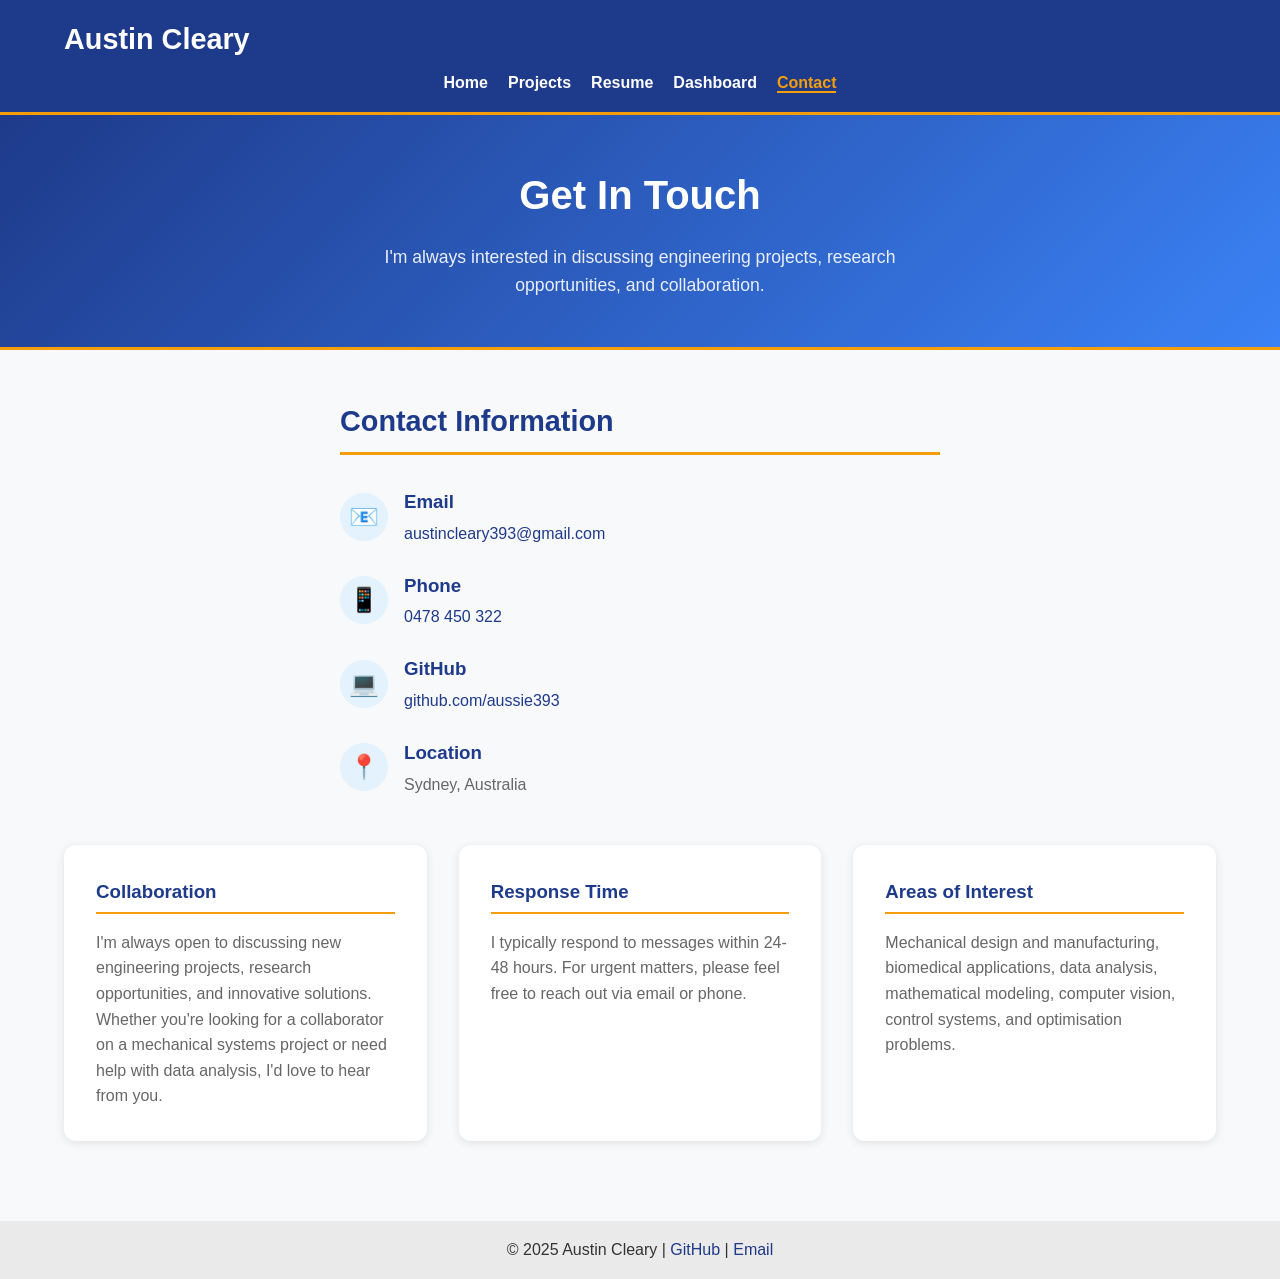
<file: contact.html>
<!DOCTYPE html>
<html lang="en">
<head>
  <meta charset="UTF-8">
  <meta name="viewport" content="width=device-width, initial-scale=1.0">
  <title>Contact | Austin Cleary</title>
  <link rel="stylesheet" href="assets/css/style.css">
</head>
<body>
  <!-- Header & Navigation -->
  <header>
    <div class="container">
      <h1 class="logo">Austin Cleary</h1>
      <nav>
        <ul class="nav-links">
          <li><a href="index.html">Home</a></li>
          <li><a href="projects.html">Projects</a></li>
          <li><a href="resume.html">Resume</a></li>
          <li><a href="dashboard.html">Dashboard</a></li>
          <li><a href="contact.html" class="active">Contact</a></li>
        </ul>
      </nav>
    </div>
  </header>

  <!-- Main Content -->
  <main>
    <section class="page-header">
      <div class="container">
        <h1>Get In Touch</h1>
        <p>I'm always interested in discussing engineering projects, research opportunities, and collaboration.</p>
      </div>
    </section>

    <section class="contact-content">
      <div class="container">
        <div class="contact-grid">
          <!-- Contact Information -->
          <div class="contact-info-section">
            <h2>Contact Information</h2>
            <div class="contact-details">
              <div class="contact-item">
                <div class="contact-icon">📧</div>
                <div class="contact-text">
                  <h3>Email</h3>
                  <p><a href="mailto:austincleary393@gmail.com">austincleary393@gmail.com</a></p>
                </div>
              </div>
              
              <div class="contact-item">
                <div class="contact-icon">📱</div>
                <div class="contact-text">
                  <h3>Phone</h3>
                  <p><a href="tel:0478450322">0478 450 322</a></p>
                </div>
              </div>
              
              <div class="contact-item">
                <div class="contact-icon">💻</div>
                <div class="contact-text">
                  <h3>GitHub</h3>
                  <p><a href="https://github.com/aussie393" target="_blank">github.com/aussie393</a></p>
                </div>
              </div>
              
              <div class="contact-item">
                <div class="contact-icon">📍</div>
                <div class="contact-text">
                  <h3>Location</h3>
                  <p>Sydney, Australia</p>
                </div>
              </div>
            </div>
          </div>

        </div>

        <!-- Additional Information -->
        <div class="additional-info">
          <div class="info-card">
            <h3>Collaboration</h3>
            <p>I'm always open to discussing new engineering projects, research opportunities, and innovative solutions. Whether you're looking for a collaborator on a mechanical systems project or need help with data analysis, I'd love to hear from you.</p>
          </div>
          
          <div class="info-card">
            <h3>Response Time</h3>
            <p>I typically respond to messages within 24-48 hours. For urgent matters, please feel free to reach out via email or phone.</p>
          </div>
          
          <div class="info-card">
            <h3>Areas of Interest</h3>
            <p>Mechanical design and manufacturing, biomedical applications, data analysis, mathematical modeling, computer vision, control systems, and optimisation problems.</p>
          </div>
        </div>
      </div>
    </section>
  </main>

  <!-- Footer -->
  <footer>
    <p>© 2025 Austin Cleary | 
      <a href="https://github.com/aussie393" target="_blank">GitHub</a> | 
      <a href="mailto:austincleary393@gmail.com">Email</a>
    </p>
  </footer>
</body>
</html>
</file>
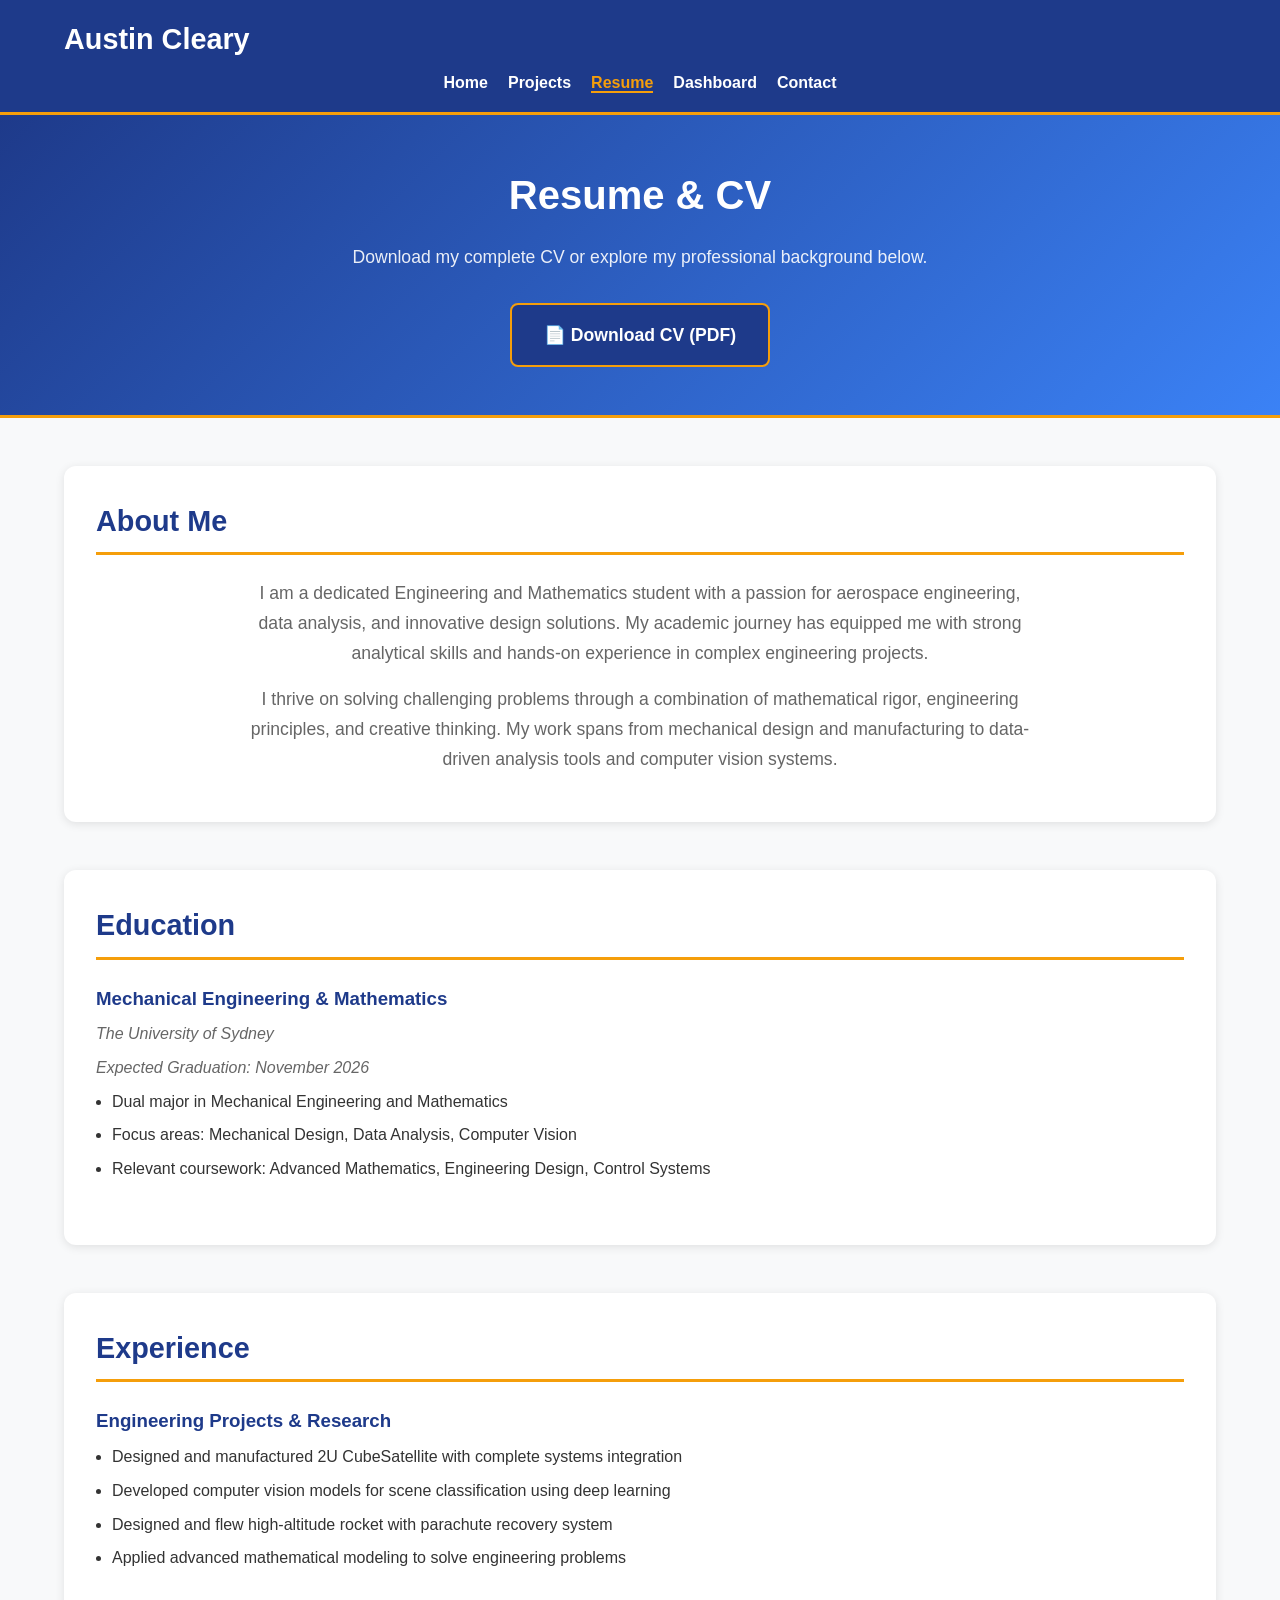
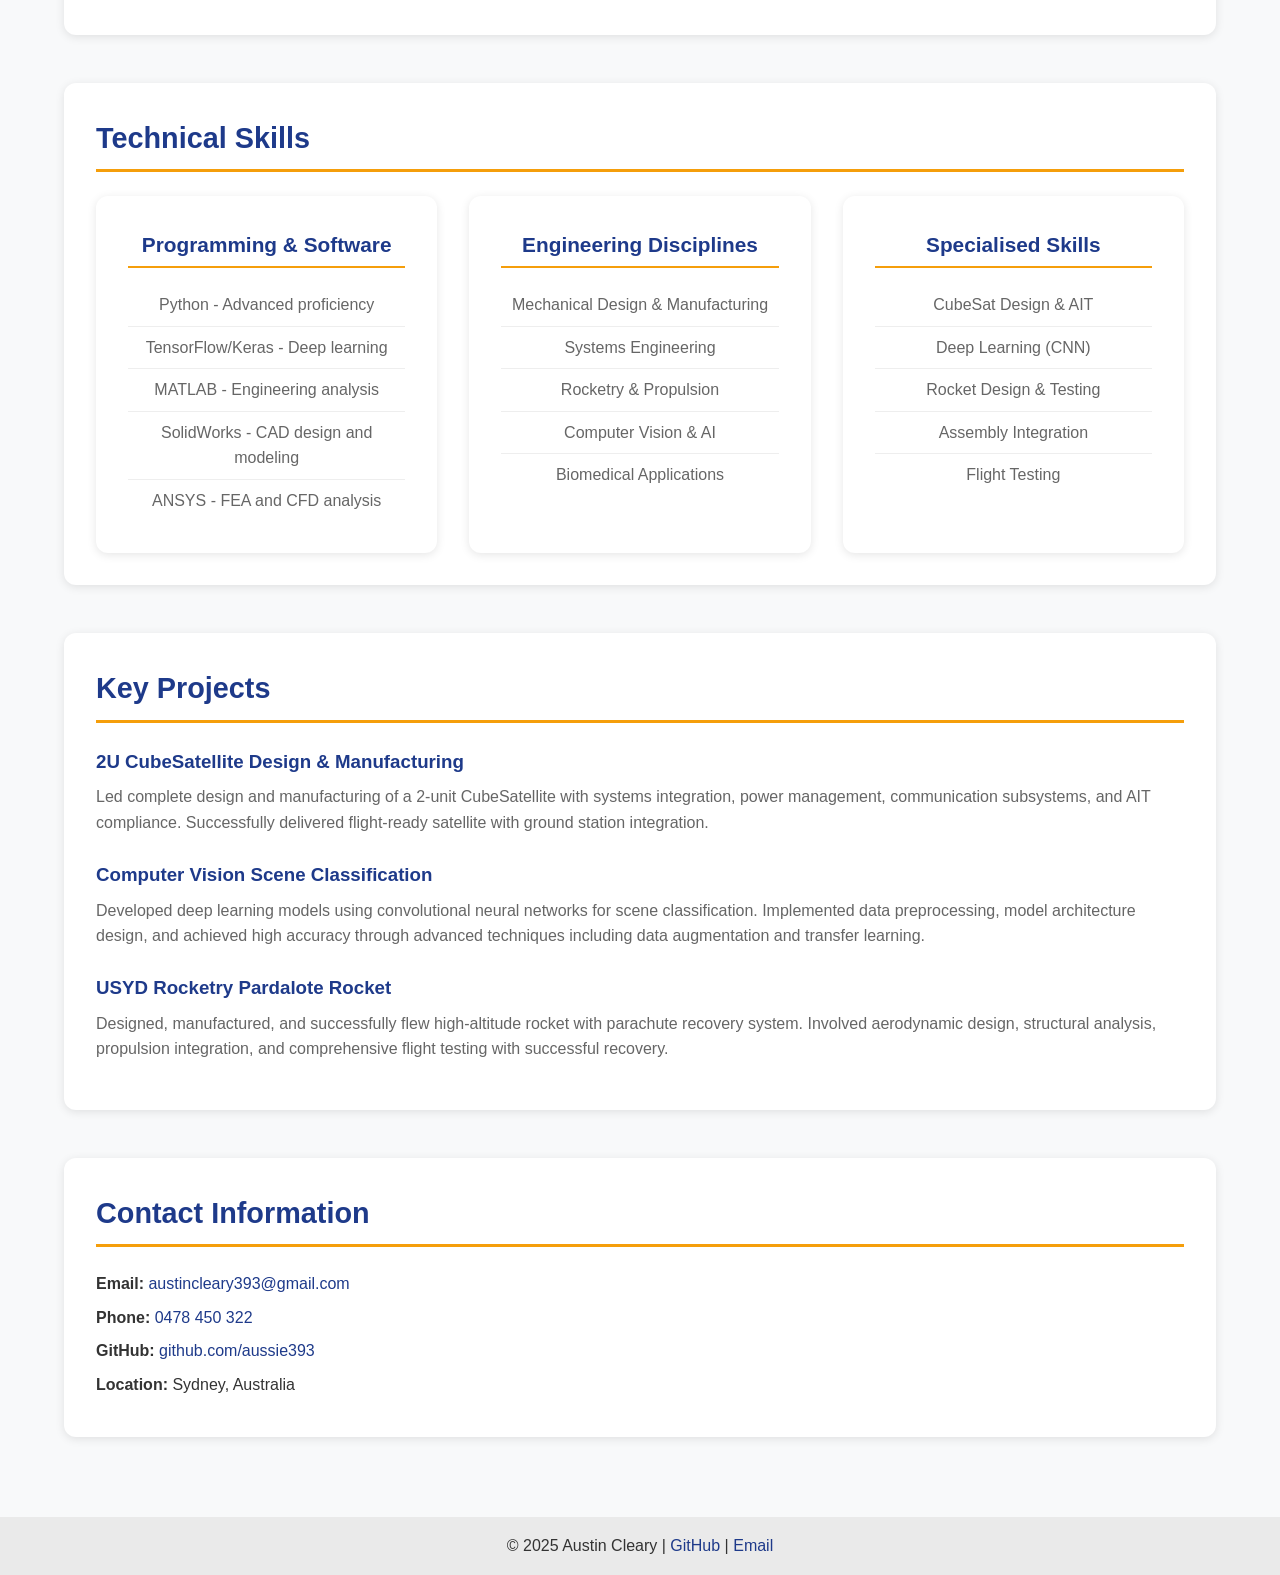
<file: resume.html>
<!DOCTYPE html>
<html lang="en">
<head>
  <meta charset="UTF-8">
  <meta name="viewport" content="width=device-width, initial-scale=1.0">
  <title>Resume | Austin Cleary</title>
  <link rel="stylesheet" href="assets/css/style.css">
</head>
<body>
  <!-- Header & Navigation -->
  <header>
    <div class="container">
      <h1 class="logo">Austin Cleary</h1>
      <nav>
        <ul class="nav-links">
          <li><a href="index.html">Home</a></li>
          <li><a href="projects.html">Projects</a></li>
          <li><a href="resume.html" class="active">Resume</a></li>
          <li><a href="dashboard.html">Dashboard</a></li>
          <li><a href="contact.html">Contact</a></li>
        </ul>
      </nav>
    </div>
  </header>

  <!-- Main Content -->
  <main>
    <section class="page-header">
      <div class="container">
        <h1>Resume & CV</h1>
        <p>Download my complete CV or explore my professional background below.</p>
        <div class="cv-download">
          <a href="AUSTIN CLEARY M CV.pdf" class="btn btn-large" download>
            <span>📄</span> Download CV (PDF)
          </a>
        </div>
      </div>
    </section>

    <section class="resume-content">
      <div class="container">
        <div class="resume-grid">
          <!-- About Section -->
          <div class="resume-section">
            <h2>About Me</h2>
            <div class="about-content">
              <p>
                I am a dedicated Engineering and Mathematics student with a passion for 
                aerospace engineering, data analysis, and innovative design solutions. My academic 
                journey has equipped me with strong analytical skills and hands-on experience in 
                complex engineering projects.
              </p>
              <p>
                I thrive on solving challenging problems through a combination of mathematical rigor, 
                engineering principles, and creative thinking. My work spans from mechanical design and 
                manufacturing to data-driven analysis tools and computer vision systems.
              </p>
            </div>
          </div>

          <!-- Education Section -->
          <div class="resume-section">
            <h2>Education</h2>
            <div class="education-item">
              <h3>Mechanical Engineering & Mathematics</h3>
              <p class="institution">The University of Sydney</p>
              <p class="duration">Expected Graduation: November 2026</p>
              <ul class="education-details">
                <li>Dual major in Mechanical Engineering and Mathematics</li>
                <li>Focus areas: Mechanical Design, Data Analysis, Computer Vision</li>
                <li>Relevant coursework: Advanced Mathematics, Engineering Design, Control Systems</li>
              </ul>
            </div>
          </div>

          <!-- Experience Section -->
          <div class="resume-section">
            <h2>Experience</h2>
            <div class="experience-item">
              <h3>Engineering Projects & Research</h3>
              <ul>
                <li>Designed and manufactured 2U CubeSatellite with complete systems integration</li>
                <li>Developed computer vision models for scene classification using deep learning</li>
                <li>Designed and flew high-altitude rocket with parachute recovery system</li>
                <li>Applied advanced mathematical modeling to solve engineering problems</li>
              </ul>
            </div>
          </div>

          <!-- Skills Section -->
          <div class="resume-section">
            <h2>Technical Skills</h2>
            <div class="skills-grid">
              <div class="skill-category">
                <h3>Programming & Software</h3>
                <ul>
                  <li>Python - Advanced proficiency</li>
                  <li>TensorFlow/Keras - Deep learning</li>
                  <li>MATLAB - Engineering analysis</li>
                  <li>SolidWorks - CAD design and modeling</li>
                  <li>ANSYS - FEA and CFD analysis</li>
                </ul>
              </div>
              <div class="skill-category">
                <h3>Engineering Disciplines</h3>
                <ul>
                  <li>Mechanical Design & Manufacturing</li>
                  <li>Systems Engineering</li>
                  <li>Rocketry & Propulsion</li>
                  <li>Computer Vision & AI</li>
                  <li>Biomedical Applications</li>
                </ul>
              </div>
              <div class="skill-category">
                <h3>Specialised Skills</h3>
                <ul>
                  <li>CubeSat Design & AIT</li>
                  <li>Deep Learning (CNN)</li>
                  <li>Rocket Design & Testing</li>
                  <li>Assembly Integration</li>
                  <li>Flight Testing</li>
                </ul>
              </div>
            </div>
          </div>

          <!-- Projects Summary -->
          <div class="resume-section">
            <h2>Key Projects</h2>
            <div class="project-summary">
              <h3>2U CubeSatellite Design & Manufacturing</h3>
              <p>Led complete design and manufacturing of a 2-unit CubeSatellite with systems integration, power management, communication subsystems, and AIT compliance. Successfully delivered flight-ready satellite with ground station integration.</p>
              
              <h3>Computer Vision Scene Classification</h3>
              <p>Developed deep learning models using convolutional neural networks for scene classification. Implemented data preprocessing, model architecture design, and achieved high accuracy through advanced techniques including data augmentation and transfer learning.</p>
              
              <h3>USYD Rocketry Pardalote Rocket</h3>
              <p>Designed, manufactured, and successfully flew high-altitude rocket with parachute recovery system. Involved aerodynamic design, structural analysis, propulsion integration, and comprehensive flight testing with successful recovery.</p>
            </div>
          </div>

          <!-- Contact Information -->
          <div class="resume-section">
            <h2>Contact Information</h2>
            <div class="contact-info">
              <p><strong>Email:</strong> <a href="mailto:austincleary393@gmail.com">austincleary393@gmail.com</a></p>
              <p><strong>Phone:</strong> <a href="tel:0478450322">0478 450 322</a></p>
              <p><strong>GitHub:</strong> <a href="https://github.com/aussie393" target="_blank">github.com/aussie393</a></p>
              <p><strong>Location:</strong> Sydney, Australia</p>
            </div>
          </div>
        </div>
      </div>
    </section>
  </main>

  <!-- Footer -->
  <footer>
    <p>© 2025 Austin Cleary | 
      <a href="https://github.com/aussie393" target="_blank">GitHub</a> | 
      <a href="mailto:austincleary393@gmail.com">Email</a>
    </p>
  </footer>
</body>
</html>
</file>
<file: assets/css/style.css>
/* General Reset */
* {
  margin: 0;
  padding: 0;
  box-sizing: border-box;
}

/* Body styling */
body {
  font-family: 'Segoe UI', Tahoma, Geneva, Verdana, sans-serif;
  background: #f8f9fa;
  color: #333;
  line-height: 1.6;
}

/* Container for consistent padding */
.container {
  width: 90%;
  max-width: 1200px;
  margin: auto;
}

/* Header */
header {
  background: #1E3A8A;
  color: white;
  padding: 1rem 0;
  border-bottom: 3px solid #F59E0B;
}

header .logo {
  margin: 0;
  font-size: 1.8rem;
  font-weight: bold;
}

nav {
  margin-top: 0.5rem;
}

.nav-links {
  list-style: none;
  display: flex;
  justify-content: center;
  gap: 20px;
}

.nav-links a {
  color: white;
  text-decoration: none;
  font-weight: bold;
  transition: color 0.3s ease;
}

.nav-links a:hover {
  color: #F59E0B; /* amber highlight */
}

/* Intro section */
.intro {
  text-align: center;
  padding: 3rem 1rem;
}

.intro h2 {
  font-size: 2rem;
  margin-bottom: 1rem;
}

/* Featured Projects */
.featured-projects {
  padding: 2rem 1rem;
  text-align: center;
}

.project-card {
  background: white;
  padding: 1.5rem;
  margin: 1rem auto;
  border-radius: 8px;
  box-shadow: 0 2px 5px rgba(0,0,0,0.1);
  max-width: 600px;
}

.project-card img {
  max-width: 100%;
  border-radius: 8px;
  margin-bottom: 1rem;
}

.project-card h3 {
  margin-bottom: 0.5rem;
}


/* Footer */
footer {
  text-align: center;
  padding: 1rem;
  margin-top: 2rem;
  background: #eaeaea;
}

footer a {
  color: #1E3A8A;
  text-decoration: none;
}

footer a:hover {
  text-decoration: underline;
}

/* Hero Section */
.hero {
  background: linear-gradient(135deg, #1E3A8A 0%, #3B82F6 100%);
  color: white;
  padding: 4rem 0;
  text-align: center;
  border-bottom: 3px solid #F59E0B;
}

.hero-content h1 {
  font-size: 3rem;
  margin-bottom: 1.5rem;
  font-weight: 700;
}

.hero-subtitle {
  font-size: 1.2rem;
  margin-bottom: 2rem;
  max-width: 800px;
  margin-left: auto;
  margin-right: auto;
  opacity: 0.95;
}

.hero-actions {
  display: flex;
  gap: 1rem;
  justify-content: center;
  flex-wrap: wrap;
}

/* About Preview */
.about-preview {
  padding: 4rem 0;
  background: white;
}

.about-content {
  max-width: 800px;
  margin: 0 auto;
  text-align: center;
}

.about-content h2 {
  font-size: 2.5rem;
  margin-bottom: 2rem;
  color: #1E3A8A;
  border-bottom: 3px solid #F59E0B;
  padding-bottom: 0.5rem;
}

.about-content p {
  font-size: 1.1rem;
  margin-bottom: 1.5rem;
  color: #666;
}

/* Enhanced Project Cards */
.projects-grid {
  display: grid;
  grid-template-columns: repeat(auto-fit, minmax(350px, 1fr));
  gap: 2rem;
  margin: 2rem 0;
}

.project-card {
  background: white;
  border-radius: 12px;
  box-shadow: 0 4px 20px rgba(0,0,0,0.1);
  overflow: hidden;
  transition: transform 0.3s ease, box-shadow 0.3s ease;
}

.project-card:hover {
  transform: translateY(-5px);
  box-shadow: 0 8px 30px rgba(0,0,0,0.15);
}

.project-image {
  position: relative;
  height: 200px;
  background: #f0f0f0;
  display: flex;
  align-items: center;
  justify-content: center;
  overflow: hidden;
}

.project-image img {
  width: 100%;
  height: 100%;
  object-fit: cover;
}

.project-overlay {
  position: absolute;
  top: 1rem;
  right: 1rem;
}

.project-category {
  background: #1E3A8A;
  color: white;
  padding: 0.5rem 1rem;
  border-radius: 20px;
  font-size: 0.9rem;
  font-weight: 600;
  border: 2px solid #F59E0B;
}

.project-content {
  padding: 1.5rem;
}

.project-content h3 {
  font-size: 1.4rem;
  margin-bottom: 1rem;
  color: #1E3A8A;
}

.project-content p {
  color: #666;
  margin-bottom: 1rem;
}

.project-tech {
  display: flex;
  flex-wrap: wrap;
  gap: 0.5rem;
  margin-bottom: 1rem;
}

.tech-tag {
  background: #FEF3C7;
  color: #1E3A8A;
  padding: 0.3rem 0.8rem;
  border-radius: 15px;
  font-size: 0.85rem;
  font-weight: 500;
  border: 1px solid #F59E0B;
}

.projects-cta {
  text-align: center;
  margin-top: 3rem;
}

/* Skills Preview */
.skills-preview {
  padding: 4rem 0;
  background: #f8f9fa;
}

.skills-preview h2 {
  text-align: center;
  font-size: 2.5rem;
  margin-bottom: 3rem;
  color: #1E3A8A;
  border-bottom: 3px solid #F59E0B;
  padding-bottom: 0.5rem;
}

.skills-grid {
  display: grid;
  grid-template-columns: repeat(auto-fit, minmax(250px, 1fr));
  gap: 2rem;
}

.skill-category {
  background: white;
  padding: 2rem;
  border-radius: 12px;
  box-shadow: 0 2px 10px rgba(0,0,0,0.1);
  text-align: center;
}

.skill-category h3 {
  color: #1E3A8A;
  margin-bottom: 1rem;
  font-size: 1.3rem;
  border-bottom: 2px solid #F59E0B;
  padding-bottom: 0.3rem;
}

.skill-category ul {
  list-style: none;
}

.skill-category li {
  padding: 0.5rem 0;
  color: #666;
  border-bottom: 1px solid #eee;
}

.skill-category li:last-child {
  border-bottom: none;
}

/* Page Headers */
.page-header {
  background: linear-gradient(135deg, #1E3A8A 0%, #3B82F6 100%);
  color: white;
  padding: 3rem 0;
  text-align: center;
  border-bottom: 3px solid #F59E0B;
}

.page-header h1 {
  font-size: 2.5rem;
  margin-bottom: 1rem;
}

.page-header p {
  font-size: 1.1rem;
  opacity: 0.9;
  max-width: 600px;
  margin: 0 auto;
}

.cv-download {
  margin-top: 2rem;
}

/* Resume Content */
.resume-content {
  padding: 3rem 0;
}

.resume-grid {
  display: grid;
  gap: 3rem;
}

.resume-section {
  background: white;
  padding: 2rem;
  border-radius: 12px;
  box-shadow: 0 2px 10px rgba(0,0,0,0.1);
}

.resume-section h2 {
  color: #1E3A8A;
  margin-bottom: 1.5rem;
  font-size: 1.8rem;
  border-bottom: 3px solid #F59E0B;
  padding-bottom: 0.5rem;
}

.about-content p {
  margin-bottom: 1rem;
  line-height: 1.7;
}

.education-item, .experience-item {
  margin-bottom: 2rem;
}

.education-item h3, .experience-item h3 {
  color: #1E3A8A;
  margin-bottom: 0.5rem;
}

.institution, .duration {
  color: #666;
  font-style: italic;
  margin-bottom: 0.5rem;
}

.education-details, .experience-item ul {
  margin-left: 1rem;
}

.education-details li, .experience-item li {
  margin-bottom: 0.5rem;
}

.project-summary h3 {
  color: #1E3A8A;
  margin: 1.5rem 0 0.5rem 0;
}

.project-summary p {
  margin-bottom: 1rem;
  color: #666;
}

.contact-info p {
  margin-bottom: 0.5rem;
}

.contact-info a {
  color: #1E3A8A;
  text-decoration: none;
}

.contact-info a:hover {
  text-decoration: underline;
}

/* Contact Page */
.contact-content {
  padding: 3rem 0;
}

.contact-grid {
  display: grid;
  grid-template-columns: 1fr;
  gap: 3rem;
  margin-bottom: 3rem;
  max-width: 600px;
  margin-left: auto;
  margin-right: auto;
}

.contact-info-section h2, .contact-form-section h2 {
  color: #1E3A8A;
  margin-bottom: 2rem;
  font-size: 1.8rem;
  border-bottom: 3px solid #F59E0B;
  padding-bottom: 0.5rem;
}

.contact-details {
  display: flex;
  flex-direction: column;
  gap: 1.5rem;
}

.contact-item {
  display: flex;
  align-items: center;
  gap: 1rem;
}

.contact-icon {
  font-size: 1.5rem;
  width: 3rem;
  height: 3rem;
  background: #e3f2fd;
  border-radius: 50%;
  display: flex;
  align-items: center;
  justify-content: center;
}

.contact-text h3 {
  color: #1E3A8A;
  margin-bottom: 0.25rem;
}

.contact-text p {
  color: #666;
  margin: 0;
}

.contact-text a {
  color: #1E3A8A;
  text-decoration: none;
}

.contact-text a:hover {
  text-decoration: underline;
}

/* Contact Form */
.contact-form {
  background: white;
  padding: 2rem;
  border-radius: 12px;
  box-shadow: 0 2px 10px rgba(0,0,0,0.1);
}

.form-group {
  margin-bottom: 1.5rem;
}

.form-group label {
  display: block;
  margin-bottom: 0.5rem;
  color: #1E3A8A;
  font-weight: 600;
}

.form-group input,
.form-group textarea {
  width: 100%;
  padding: 0.75rem;
  border: 2px solid #e0e0e0;
  border-radius: 8px;
  font-size: 1rem;
  transition: border-color 0.3s ease;
}

.form-group input:focus,
.form-group textarea:focus {
  outline: none;
  border-color: #F59E0B;
  box-shadow: 0 0 0 3px rgba(245, 158, 11, 0.1);
}

.form-group textarea {
  resize: vertical;
  min-height: 120px;
}

/* Additional Info */
.additional-info {
  display: grid;
  grid-template-columns: repeat(auto-fit, minmax(300px, 1fr));
  gap: 2rem;
}

.info-card {
  background: white;
  padding: 2rem;
  border-radius: 12px;
  box-shadow: 0 2px 10px rgba(0,0,0,0.1);
}

.info-card h3 {
  color: #1E3A8A;
  margin-bottom: 1rem;
  border-bottom: 2px solid #F59E0B;
  padding-bottom: 0.3rem;
}

.info-card p {
  color: #666;
  line-height: 1.6;
}

/* Projects Page */
.projects-grid .project-card-large {
  background: white;
  border-radius: 12px;
  box-shadow: 0 4px 20px rgba(0,0,0,0.1);
  overflow: hidden;
  margin-bottom: 3rem;
  display: grid;
  grid-template-columns: 1fr 1fr;
  gap: 0;
}

.project-card-large .project-image {
  height: 300px;
}

.project-card-large .project-content {
  padding: 2rem;
  display: flex;
  flex-direction: column;
  justify-content: center;
}

.project-details {
  margin-top: auto;
}

.project-links {
  display: flex;
  gap: 1rem;
  margin-top: 1rem;
  opacity: 1;
  visibility: visible;
}

.skills-section {
  background: #f8f9fa;
  padding: 3rem 0;
}

.skills-section h2 {
  text-align: center;
  font-size: 2.5rem;
  margin-bottom: 3rem;
  color: #1E3A8A;
  border-bottom: 3px solid #F59E0B;
  padding-bottom: 0.5rem;
}

/* Button Styles */
.btn {
  display: inline-block;
  padding: 0.75rem 1.5rem;
  background: #1E3A8A;
  color: white;
  text-decoration: none;
  border-radius: 8px;
  font-weight: 600;
  transition: all 0.3s ease;
  border: 2px solid #F59E0B;
}

.btn:hover {
  background: #DC2626;
  border-color: #DC2626;
  transform: translateY(-2px);
  box-shadow: 0 4px 12px rgba(220, 38, 38, 0.3);
}

.btn-primary {
  background: #1E3A8A;
  border-color: #F59E0B;
}

.btn-outline {
  background: transparent;
  color: #1E3A8A;
  border-color: #F59E0B;
}

.btn-outline:hover {
  background: #F59E0B;
  color: #1E3A8A;
  font-weight: bold;
}

.btn-large {
  padding: 1rem 2rem;
  font-size: 1.1rem;
}

.btn-outline {
  background: #1E3A8A;
  color: white;
  border-color: #F59E0B;
}

.btn-outline:hover {
  background: #F59E0B;
  color: #1E3A8A;
  font-weight: bold;
}

/* Active Navigation */
.nav-links a.active {
  color: #F59E0B;
  font-weight: bold;
  border-bottom: 2px solid #F59E0B;
}

/* ===============================
   Responsive Design (Mobile)
   =============================== */
@media (max-width: 768px) {
  .container {
    padding: 0 1rem;
  }

  header .container {
    flex-direction: column;
    align-items: flex-start;
  }

  .logo {
    font-size: 1.6rem;
    margin-bottom: 0.5rem;
  }

  .nav-links {
    flex-direction: column;
    align-items: flex-start;
    width: 100%;
    gap: 0.5rem;
  }

  .nav-links a {
    display: block;
    width: 100%;
    padding: 0.5rem 0;
  }

  .hero-content h1 {
    font-size: 2rem;
  }

  .hero-subtitle {
    font-size: 1rem;
  }

  .hero-actions {
    flex-direction: column;
    align-items: center;
  }

  .projects-grid {
    grid-template-columns: 1fr;
    gap: 1.5rem;
  }

  .project-card-large {
    grid-template-columns: 1fr;
  }

  .project-card-large .project-image {
    height: auto;
  }

  .project-card-large .project-content {
    padding: 1rem;
  }

  .project-content h3 {
    font-size: 1.2rem;
  }

  .project-description {
    font-size: 0.95rem;
  }

  .project-tech span {
    font-size: 0.8rem;
  }

  .skills-grid {
    grid-template-columns: 1fr;
    gap: 1.5rem;
  }

  .skills-section h2 {
    font-size: 2rem;
  }

  .skill-category {
    padding: 1.5rem;
  }

  footer p {
    font-size: 0.9rem;
    text-align: center;
  }
}

/* Even smaller phones (under 480px) */
@media (max-width: 480px) {
  h1, h2, h3 {
    font-size: 90%;
  }

  .btn {
    font-size: 0.85rem;
    padding: 0.5rem 1rem;
  }

  .tech-tag {
    font-size: 0.75rem;
  }
}
</file>
